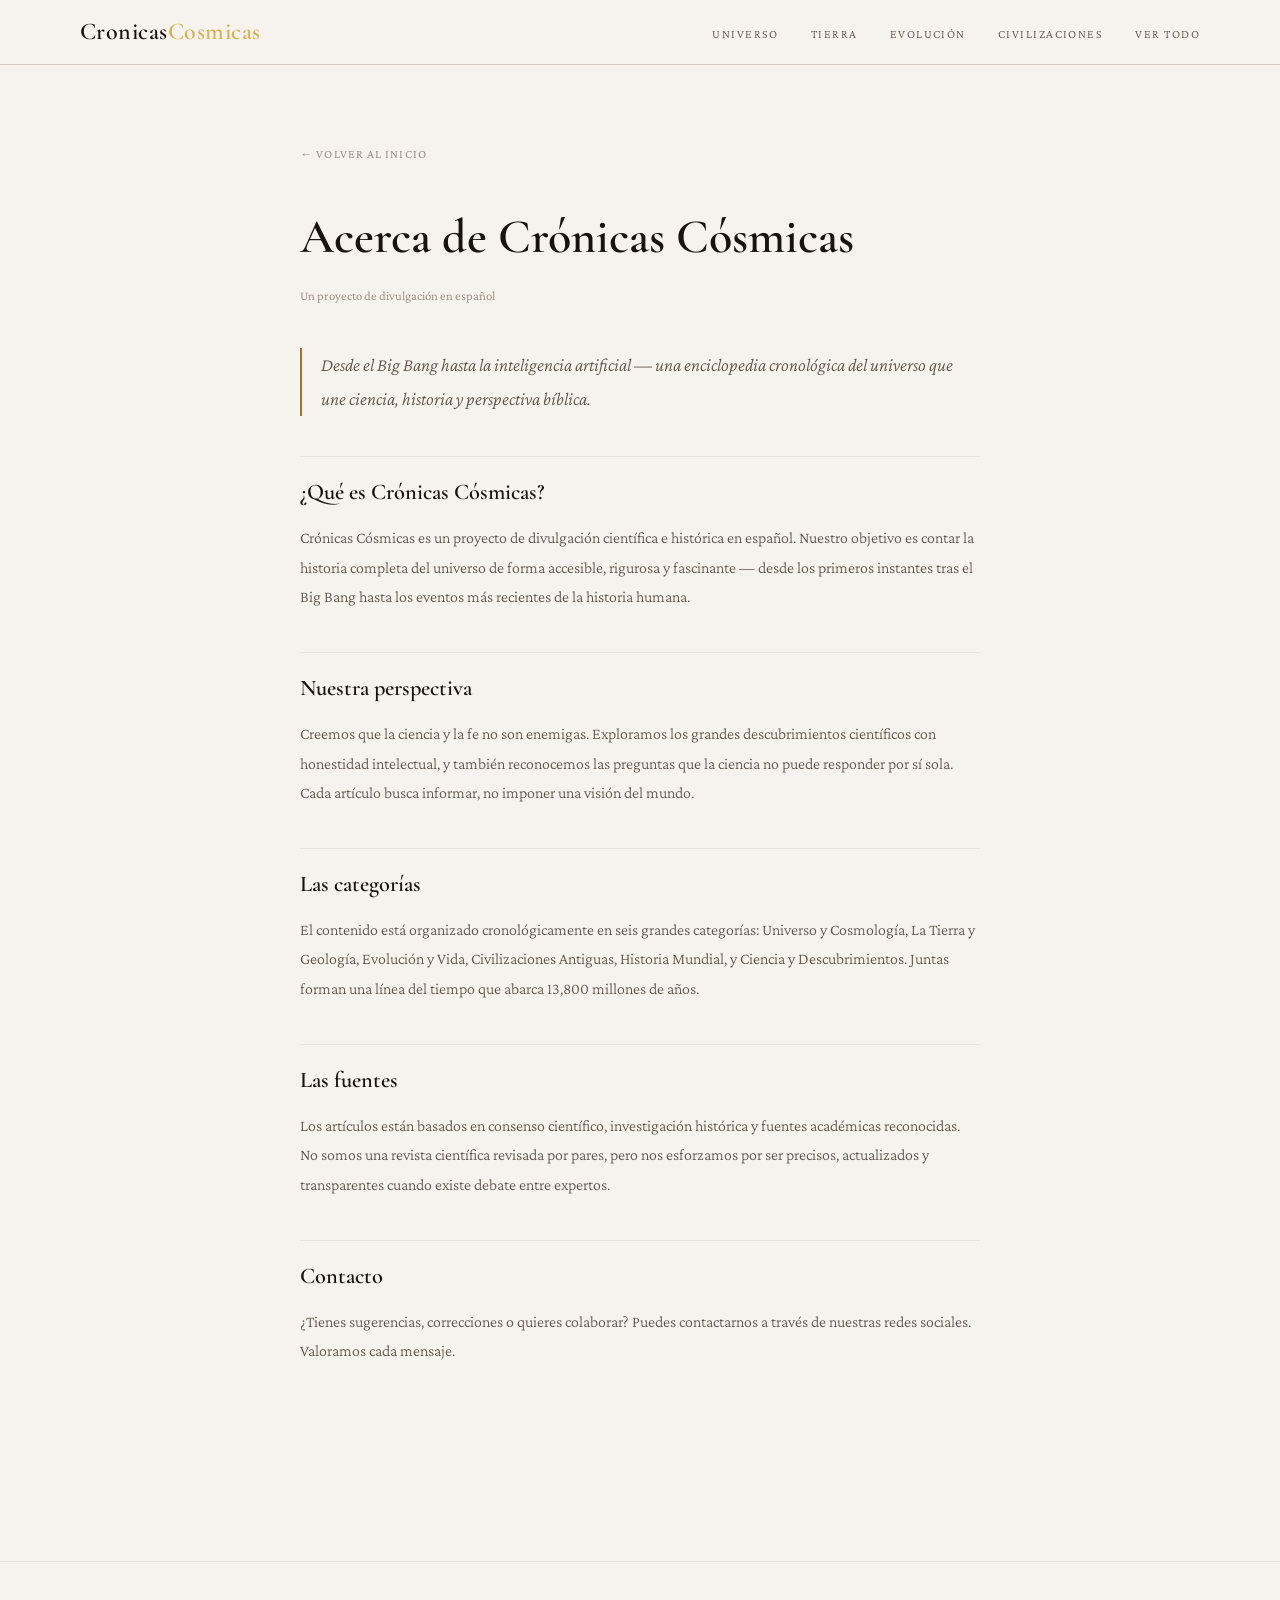
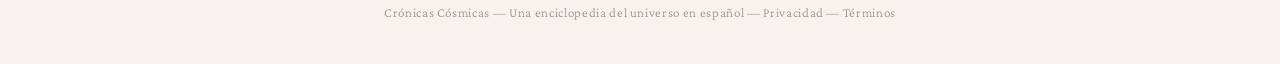
<file: acerca-de.html>
<!DOCTYPE html>
<html lang="es">
<head>
  <meta charset="UTF-8">
  <meta name="viewport" content="width=device-width, initial-scale=1.0">
  <title>Acerca de — Crónicas Cósmicas</title>
  <meta name="description" content="Crónicas Cósmicas es una enciclopedia cronológica del universo que une ciencia, historia y perspectiva bíblica en español.">
  <meta name="robots" content="index, follow">
  <link rel="canonical" href="https://cronicascosmicas.com/acerca-de.html">
  <link rel="icon" href="/favicon.ico">
  <link rel="icon" type="image/png" sizes="32x32" href="/favicon-32x32.png">
  <link rel="apple-touch-icon" sizes="180x180" href="/apple-touch-icon.png">
  <link rel="stylesheet" href="css/style.css">
  <style>
    .policy-container { max-width: 760px; margin: 0 auto; padding: calc(var(--header-h) + 3rem) clamp(1.2rem, 6vw, 2.5rem) clamp(3rem, 8vw, 6rem); }
    .policy-title { font-family: var(--font-display); font-size: clamp(2rem, 5vw, 3rem); font-weight: 600; color: var(--text-primary); margin-bottom: 0.5rem; }
    .policy-date { font-size: 0.8rem; color: var(--text-muted); margin-bottom: 2.5rem; display: block; }
    .policy-body h2 { font-family: var(--font-display); font-size: 1.4rem; font-weight: 600; color: var(--text-primary); margin: 2.5rem 0 0.75rem; padding-top: 1rem; border-top: 1px solid var(--border-soft); }
    .policy-body p { font-size: 1rem; font-weight: 300; line-height: 1.85; margin-bottom: 1.2rem; color: var(--text-secondary); }
    .policy-body .lead { font-size: 1.15rem; color: var(--text-secondary); font-style: italic; border-left: 2px solid var(--accent-gold); padding-left: 1.2rem; margin-bottom: 2rem; }
    .back-link { display: inline-flex; align-items: center; gap: 0.45rem; color: var(--text-muted); font-size: 0.76rem; letter-spacing: 0.09em; text-transform: uppercase; margin-bottom: 2rem; transition: color 0.2s; }
    .back-link:hover { color: var(--accent-gold); }
  </style>
</head>
<body>

  <header class="site-header scrolled" id="siteHeader">
    <div class="header-inner">
      <a href="index.html" class="site-logo">Cronicas<span>Cosmicas</span></a>
      <nav>
        <ul class="header-nav" id="headerNav">
          <li><a href="index.html">Universo</a></li>
          <li><a href="index.html">Tierra</a></li>
          <li><a href="index.html">Evolución</a></li>
          <li><a href="index.html">Civilizaciones</a></li>
          <li><a href="index.html">Ver todo</a></li>
        </ul>
      </nav>
      <button class="nav-toggle" id="navToggle" aria-label="Abrir menú">
        <span></span><span></span><span></span>
      </button>
    </div>
  </header>

  <div class="policy-container">
    <a class="back-link" href="index.html">&#8592; Volver al inicio</a>
    <h1 class="policy-title">Acerca de Crónicas Cósmicas</h1>
    <span class="policy-date">Un proyecto de divulgación en español</span>

    <div class="policy-body">
      <p class="lead">Desde el Big Bang hasta la inteligencia artificial — una enciclopedia cronológica del universo que une ciencia, historia y perspectiva bíblica.</p>

      <h2>¿Qué es Crónicas Cósmicas?</h2>
      <p>Crónicas Cósmicas es un proyecto de divulgación científica e histórica en español. Nuestro objetivo es contar la historia completa del universo de forma accesible, rigurosa y fascinante — desde los primeros instantes tras el Big Bang hasta los eventos más recientes de la historia humana.</p>

      <h2>Nuestra perspectiva</h2>
      <p>Creemos que la ciencia y la fe no son enemigas. Exploramos los grandes descubrimientos científicos con honestidad intelectual, y también reconocemos las preguntas que la ciencia no puede responder por sí sola. Cada artículo busca informar, no imponer una visión del mundo.</p>

      <h2>Las categorías</h2>
      <p>El contenido está organizado cronológicamente en seis grandes categorías: Universo y Cosmología, La Tierra y Geología, Evolución y Vida, Civilizaciones Antiguas, Historia Mundial, y Ciencia y Descubrimientos. Juntas forman una línea del tiempo que abarca 13,800 millones de años.</p>

      <h2>Las fuentes</h2>
      <p>Los artículos están basados en consenso científico, investigación histórica y fuentes académicas reconocidas. No somos una revista científica revisada por pares, pero nos esforzamos por ser precisos, actualizados y transparentes cuando existe debate entre expertos.</p>

      <h2>Contacto</h2>
      <p>¿Tienes sugerencias, correcciones o quieres colaborar? Puedes contactarnos a través de nuestras redes sociales. Valoramos cada mensaje.</p>
    </div>
  </div>

  <footer class="site-footer">
    <p>Crónicas Cósmicas &mdash; Una enciclopedia del universo en español &mdash; <a href="politica-privacidad.html" style="color:inherit;">Privacidad</a> &mdash; <a href="terminos-de-uso.html" style="color:inherit;">Términos</a></p>
  </footer>

  <script>
    document.getElementById('navToggle').addEventListener('click', function(){
      document.getElementById('headerNav').classList.toggle('open');
    });
  </script>
</body>
</html>
</file>
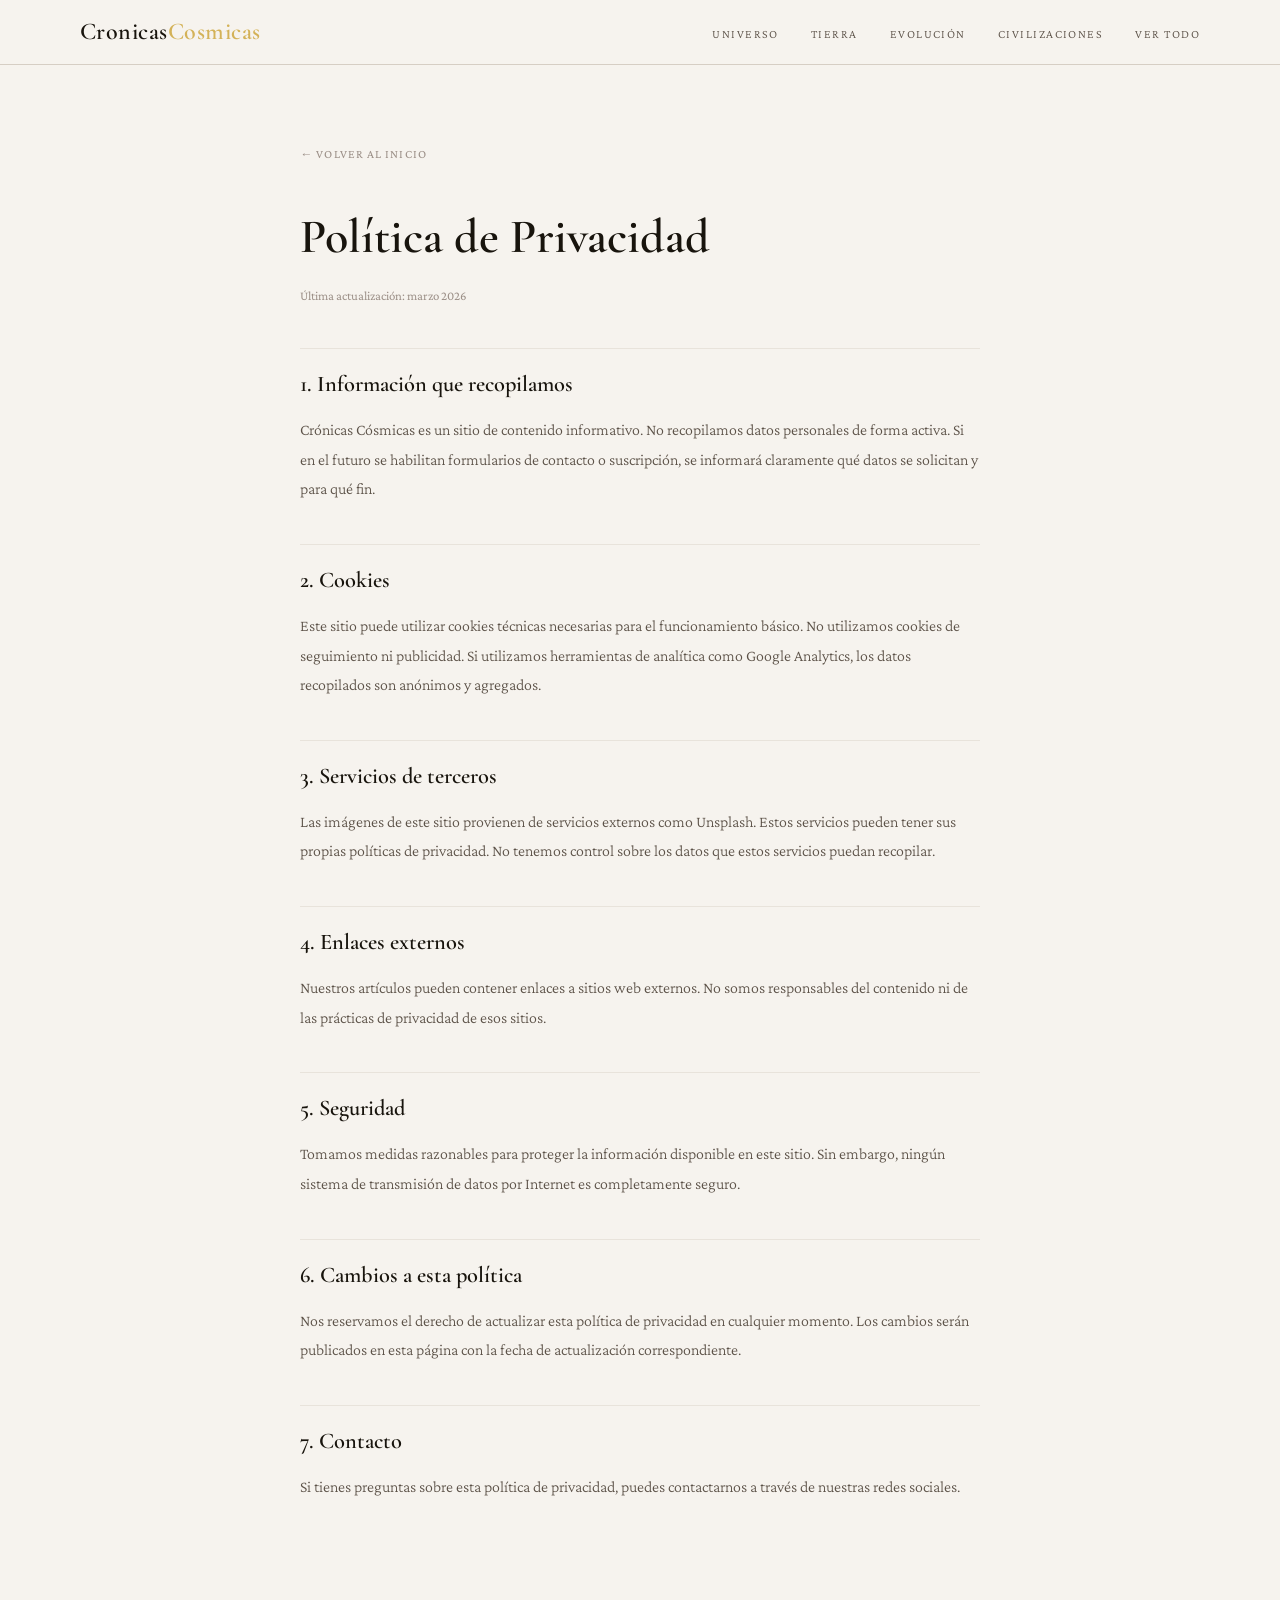
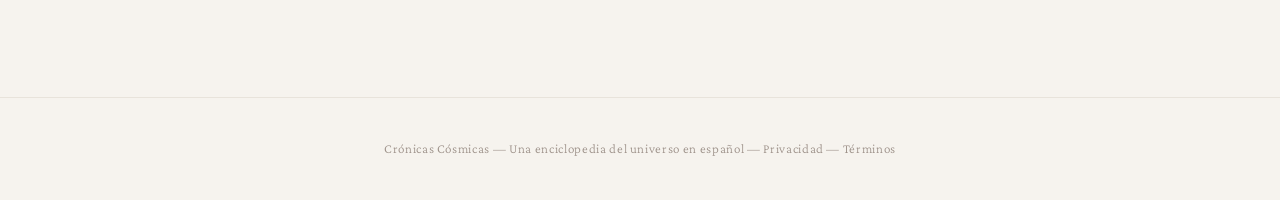
<file: politica-privacidad.html>
<!DOCTYPE html>
<html lang="es">
<head>
  <meta charset="UTF-8">
  <meta name="viewport" content="width=device-width, initial-scale=1.0">
  <title>Política de Privacidad — Crónicas Cósmicas</title>
  <meta name="description" content="Política de privacidad de Crónicas Cósmicas. Información sobre cómo recopilamos y usamos tus datos.">
  <meta name="robots" content="index, follow">
  <link rel="canonical" href="https://cronicascosmicas.com/politica-privacidad.html">
  <link rel="icon" href="/favicon.ico">
  <link rel="icon" type="image/png" sizes="32x32" href="/favicon-32x32.png">
  <link rel="apple-touch-icon" sizes="180x180" href="/apple-touch-icon.png">
  <link rel="stylesheet" href="css/style.css">
  <style>
    .policy-container {
      max-width: 760px;
      margin: 0 auto;
      padding: calc(var(--header-h) + 3rem) clamp(1.2rem, 6vw, 2.5rem) clamp(3rem, 8vw, 6rem);
    }
    .policy-title {
      font-family: var(--font-display);
      font-size: clamp(2rem, 5vw, 3rem);
      font-weight: 600;
      color: var(--text-primary);
      margin-bottom: 0.5rem;
    }
    .policy-date {
      font-size: 0.8rem;
      color: var(--text-muted);
      margin-bottom: 2.5rem;
      display: block;
    }
    .policy-body h2 {
      font-family: var(--font-display);
      font-size: 1.4rem;
      font-weight: 600;
      color: var(--text-primary);
      margin: 2.5rem 0 0.75rem;
      padding-top: 1rem;
      border-top: 1px solid var(--border-soft);
    }
    .policy-body p { font-size: 1rem; font-weight: 300; line-height: 1.85; margin-bottom: 1.2rem; color: var(--text-secondary); }
    .back-link {
      display: inline-flex;
      align-items: center;
      gap: 0.45rem;
      color: var(--text-muted);
      font-size: 0.76rem;
      letter-spacing: 0.09em;
      text-transform: uppercase;
      margin-bottom: 2rem;
      transition: color 0.2s;
    }
    .back-link:hover { color: var(--accent-gold); }
  </style>
</head>
<body>

  <header class="site-header scrolled" id="siteHeader">
    <div class="header-inner">
      <a href="index.html" class="site-logo">Cronicas<span>Cosmicas</span></a>
      <nav>
        <ul class="header-nav" id="headerNav">
          <li><a href="index.html">Universo</a></li>
          <li><a href="index.html">Tierra</a></li>
          <li><a href="index.html">Evolución</a></li>
          <li><a href="index.html">Civilizaciones</a></li>
          <li><a href="index.html">Ver todo</a></li>
        </ul>
      </nav>
      <button class="nav-toggle" id="navToggle" aria-label="Abrir menú">
        <span></span><span></span><span></span>
      </button>
    </div>
  </header>

  <div class="policy-container">
    <a class="back-link" href="index.html">&#8592; Volver al inicio</a>
    <h1 class="policy-title">Política de Privacidad</h1>
    <span class="policy-date">Última actualización: marzo 2026</span>

    <div class="policy-body">
      <h2>1. Información que recopilamos</h2>
      <p>Crónicas Cósmicas es un sitio de contenido informativo. No recopilamos datos personales de forma activa. Si en el futuro se habilitan formularios de contacto o suscripción, se informará claramente qué datos se solicitan y para qué fin.</p>

      <h2>2. Cookies</h2>
      <p>Este sitio puede utilizar cookies técnicas necesarias para el funcionamiento básico. No utilizamos cookies de seguimiento ni publicidad. Si utilizamos herramientas de analítica como Google Analytics, los datos recopilados son anónimos y agregados.</p>

      <h2>3. Servicios de terceros</h2>
      <p>Las imágenes de este sitio provienen de servicios externos como Unsplash. Estos servicios pueden tener sus propias políticas de privacidad. No tenemos control sobre los datos que estos servicios puedan recopilar.</p>

      <h2>4. Enlaces externos</h2>
      <p>Nuestros artículos pueden contener enlaces a sitios web externos. No somos responsables del contenido ni de las prácticas de privacidad de esos sitios.</p>

      <h2>5. Seguridad</h2>
      <p>Tomamos medidas razonables para proteger la información disponible en este sitio. Sin embargo, ningún sistema de transmisión de datos por Internet es completamente seguro.</p>

      <h2>6. Cambios a esta política</h2>
      <p>Nos reservamos el derecho de actualizar esta política de privacidad en cualquier momento. Los cambios serán publicados en esta página con la fecha de actualización correspondiente.</p>

      <h2>7. Contacto</h2>
      <p>Si tienes preguntas sobre esta política de privacidad, puedes contactarnos a través de nuestras redes sociales.</p>
    </div>
  </div>

  <footer class="site-footer">
    <p>Crónicas Cósmicas &mdash; Una enciclopedia del universo en español &mdash; <a href="politica-privacidad.html" style="color:inherit;">Privacidad</a> &mdash; <a href="terminos-de-uso.html" style="color:inherit;">Términos</a></p>
  </footer>

  <script>
    document.getElementById('navToggle').addEventListener('click', function(){
      document.getElementById('headerNav').classList.toggle('open');
    });
  </script>
</body>
</html>
</file>
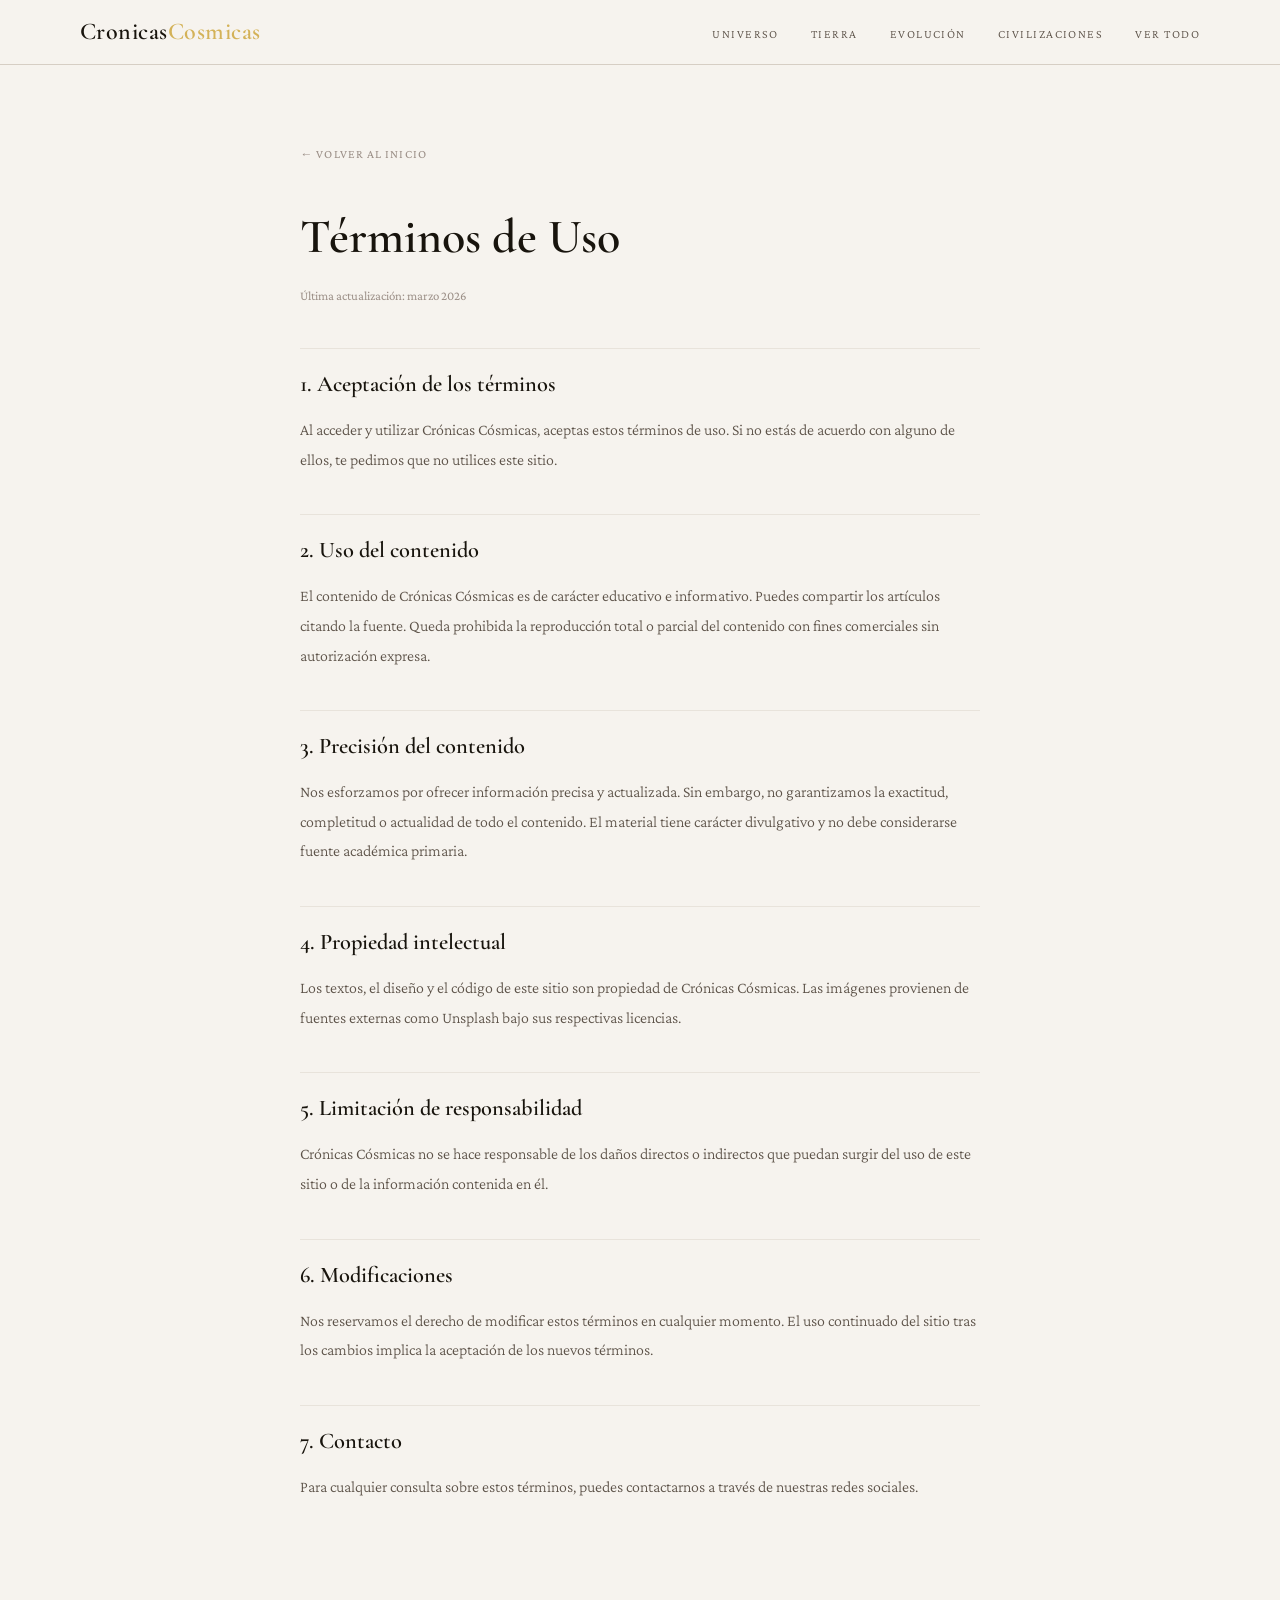
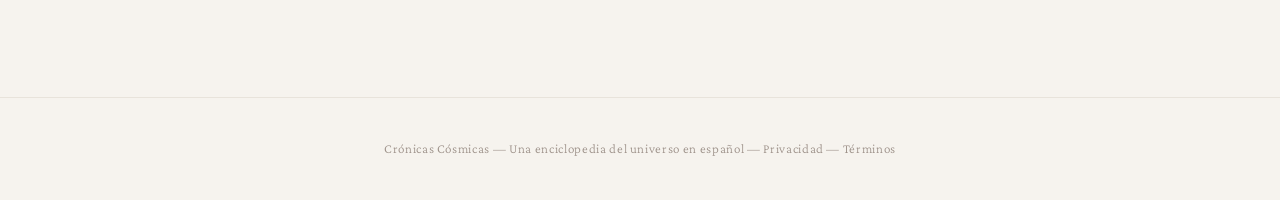
<file: terminos-de-uso.html>
<!DOCTYPE html>
<html lang="es">
<head>
  <meta charset="UTF-8">
  <meta name="viewport" content="width=device-width, initial-scale=1.0">
  <title>Términos de Uso — Crónicas Cósmicas</title>
  <meta name="description" content="Términos y condiciones de uso de Crónicas Cósmicas.">
  <meta name="robots" content="index, follow">
  <link rel="canonical" href="https://cronicascosmicas.com/terminos-de-uso.html">
  <link rel="icon" href="/favicon.ico">
  <link rel="icon" type="image/png" sizes="32x32" href="/favicon-32x32.png">
  <link rel="apple-touch-icon" sizes="180x180" href="/apple-touch-icon.png">
  <link rel="stylesheet" href="css/style.css">
  <style>
    .policy-container { max-width: 760px; margin: 0 auto; padding: calc(var(--header-h) + 3rem) clamp(1.2rem, 6vw, 2.5rem) clamp(3rem, 8vw, 6rem); }
    .policy-title { font-family: var(--font-display); font-size: clamp(2rem, 5vw, 3rem); font-weight: 600; color: var(--text-primary); margin-bottom: 0.5rem; }
    .policy-date { font-size: 0.8rem; color: var(--text-muted); margin-bottom: 2.5rem; display: block; }
    .policy-body h2 { font-family: var(--font-display); font-size: 1.4rem; font-weight: 600; color: var(--text-primary); margin: 2.5rem 0 0.75rem; padding-top: 1rem; border-top: 1px solid var(--border-soft); }
    .policy-body p { font-size: 1rem; font-weight: 300; line-height: 1.85; margin-bottom: 1.2rem; color: var(--text-secondary); }
    .back-link { display: inline-flex; align-items: center; gap: 0.45rem; color: var(--text-muted); font-size: 0.76rem; letter-spacing: 0.09em; text-transform: uppercase; margin-bottom: 2rem; transition: color 0.2s; }
    .back-link:hover { color: var(--accent-gold); }
  </style>
</head>
<body>

  <header class="site-header scrolled" id="siteHeader">
    <div class="header-inner">
      <a href="index.html" class="site-logo">Cronicas<span>Cosmicas</span></a>
      <nav>
        <ul class="header-nav" id="headerNav">
          <li><a href="index.html">Universo</a></li>
          <li><a href="index.html">Tierra</a></li>
          <li><a href="index.html">Evolución</a></li>
          <li><a href="index.html">Civilizaciones</a></li>
          <li><a href="index.html">Ver todo</a></li>
        </ul>
      </nav>
      <button class="nav-toggle" id="navToggle" aria-label="Abrir menú">
        <span></span><span></span><span></span>
      </button>
    </div>
  </header>

  <div class="policy-container">
    <a class="back-link" href="index.html">&#8592; Volver al inicio</a>
    <h1 class="policy-title">Términos de Uso</h1>
    <span class="policy-date">Última actualización: marzo 2026</span>

    <div class="policy-body">
      <h2>1. Aceptación de los términos</h2>
      <p>Al acceder y utilizar Crónicas Cósmicas, aceptas estos términos de uso. Si no estás de acuerdo con alguno de ellos, te pedimos que no utilices este sitio.</p>

      <h2>2. Uso del contenido</h2>
      <p>El contenido de Crónicas Cósmicas es de carácter educativo e informativo. Puedes compartir los artículos citando la fuente. Queda prohibida la reproducción total o parcial del contenido con fines comerciales sin autorización expresa.</p>

      <h2>3. Precisión del contenido</h2>
      <p>Nos esforzamos por ofrecer información precisa y actualizada. Sin embargo, no garantizamos la exactitud, completitud o actualidad de todo el contenido. El material tiene carácter divulgativo y no debe considerarse fuente académica primaria.</p>

      <h2>4. Propiedad intelectual</h2>
      <p>Los textos, el diseño y el código de este sitio son propiedad de Crónicas Cósmicas. Las imágenes provienen de fuentes externas como Unsplash bajo sus respectivas licencias.</p>

      <h2>5. Limitación de responsabilidad</h2>
      <p>Crónicas Cósmicas no se hace responsable de los daños directos o indirectos que puedan surgir del uso de este sitio o de la información contenida en él.</p>

      <h2>6. Modificaciones</h2>
      <p>Nos reservamos el derecho de modificar estos términos en cualquier momento. El uso continuado del sitio tras los cambios implica la aceptación de los nuevos términos.</p>

      <h2>7. Contacto</h2>
      <p>Para cualquier consulta sobre estos términos, puedes contactarnos a través de nuestras redes sociales.</p>
    </div>
  </div>

  <footer class="site-footer">
    <p>Crónicas Cósmicas &mdash; Una enciclopedia del universo en español &mdash; <a href="politica-privacidad.html" style="color:inherit;">Privacidad</a> &mdash; <a href="terminos-de-uso.html" style="color:inherit;">Términos</a></p>
  </footer>

  <script>
    document.getElementById('navToggle').addEventListener('click', function(){
      document.getElementById('headerNav').classList.toggle('open');
    });
  </script>
</body>
</html>
</file>
<file: css/style.css>
@import url('https://fonts.googleapis.com/css2?family=Cormorant+Garamond:ital,wght@0,300;0,400;0,600;0,700;1,300;1,400&family=Crimson+Pro:ital,wght@0,300;0,400;0,600;1,300;1,400&display=swap');

*, *::before, *::after { box-sizing: border-box; margin: 0; padding: 0; }

:root {
  --bg-base:        #f6f3ee;
  --bg-surface:     #edeae3;
  --bg-card:        #ffffff;
  --border:         #d6cec4;
  --border-soft:    #e8e3db;
  --text-primary:   #18140d;
  --text-secondary: #5c5248;
  --text-muted:     #9c9088;
  --accent-gold:    #9e7228;
  --accent-blue:    #1a5fa8;
  --font-display:   'Cormorant Garamond', Georgia, serif;
  --font-body:      'Crimson Pro', Georgia, serif;
  --radius:         3px;
  --max-width:      1200px;
  --header-h:       64px;
}

html { scroll-behavior: smooth; }

body {
  background-color: var(--bg-base);
  color: var(--text-primary);
  font-family: var(--font-body);
  font-size: 18px;
  line-height: 1.7;
  -webkit-font-smoothing: antialiased;
  overflow-x: hidden;
}

a { color: inherit; text-decoration: none; }
img { display: block; max-width: 100%; }

/* ══ HEADER ══ */
.site-header {
  position: fixed;
  top: 0; left: 0; right: 0;
  z-index: 300;
  height: var(--header-h);
  transition: background 0.35s, box-shadow 0.35s;
}
.site-header.scrolled {
  background: rgba(246, 243, 238, 0.97);
  backdrop-filter: blur(16px);
  box-shadow: 0 1px 0 var(--border);
}

.header-inner {
  max-width: var(--max-width);
  margin: 0 auto;
  padding: 0 clamp(1rem, 4vw, 2.5rem);
  height: 100%;
  display: flex;
  align-items: center;
  justify-content: space-between;
  gap: 1rem;
}

.site-logo {
  font-family: var(--font-display);
  font-size: clamp(1.2rem, 3vw, 1.5rem);
  font-weight: 600;
  color: #ffffff;
  white-space: nowrap;
  flex-shrink: 0;
  transition: color 0.35s;
  letter-spacing: 0.02em;
}
.site-logo span { color: rgba(210, 175, 80, 0.95); }
.site-header.scrolled .site-logo { color: var(--text-primary); }

.header-nav {
  display: flex;
  gap: clamp(1rem, 2.5vw, 2.2rem);
  list-style: none;
}
.header-nav a {
  font-size: 0.76rem;
  font-weight: 300;
  letter-spacing: 0.12em;
  text-transform: uppercase;
  color: rgba(255, 255, 255, 0.75);
  transition: color 0.2s;
  white-space: nowrap;
}
.header-nav a:hover { color: rgba(210, 175, 80, 0.95); }
.site-header.scrolled .header-nav a { color: var(--text-secondary); }
.site-header.scrolled .header-nav a:hover { color: var(--accent-gold); }

.nav-toggle {
  display: none;
  flex-direction: column;
  gap: 5px;
  cursor: pointer;
  padding: 4px;
  background: none;
  border: none;
}
.nav-toggle span {
  display: block;
  width: 22px;
  height: 1.5px;
  background: #ffffff;
  transition: all 0.3s;
}
.site-header.scrolled .nav-toggle span { background: var(--text-primary); }

/* ══ HERO ══ */
.site-hero {
  min-height: 100vh;
  display: flex;
  flex-direction: column;
  align-items: center;
  justify-content: center;
  padding: var(--header-h) 0 0;
  position: relative;
  overflow: hidden;
  background: radial-gradient(ellipse at 30% 50%, #0d2d5e 0%, #07192e 50%, #030d1a 100%);
}

/* Starfield */
.hero-stars {
  position: absolute;
  inset: 0;
  pointer-events: none;
  z-index: 0;
}
.hero-stars::before,
.hero-stars::after {
  content: '';
  position: absolute;
  inset: 0;
}
.hero-stars::before {
  background-image:
    radial-gradient(1px 1px at  7% 11%, rgba(255,255,255,.7) 0%, transparent 100%),
    radial-gradient(1px 1px at 18% 35%, rgba(255,255,255,.45) 0%, transparent 100%),
    radial-gradient(1.5px 1.5px at 25% 18%, rgba(255,255,255,.8) 0%, transparent 100%),
    radial-gradient(1px 1px at 42%  8%, rgba(255,255,255,.55) 0%, transparent 100%),
    radial-gradient(1px 1px at 60% 22%, rgba(255,255,255,.4) 0%, transparent 100%),
    radial-gradient(1.5px 1.5px at 73% 14%, rgba(255,255,255,.7) 0%, transparent 100%),
    radial-gradient(1px 1px at 85% 32%, rgba(255,255,255,.5) 0%, transparent 100%),
    radial-gradient(1px 1px at 93% 55%, rgba(255,255,255,.65) 0%, transparent 100%),
    radial-gradient(1px 1px at 12% 65%, rgba(255,255,255,.4) 0%, transparent 100%),
    radial-gradient(1px 1px at 33% 72%, rgba(255,255,255,.35) 0%, transparent 100%),
    radial-gradient(1px 1px at 54% 60%, rgba(255,255,255,.5) 0%, transparent 100%),
    radial-gradient(1.5px 1.5px at 78% 70%, rgba(255,255,255,.6) 0%, transparent 100%),
    radial-gradient(1px 1px at  4% 82%, rgba(255,255,255,.45) 0%, transparent 100%),
    radial-gradient(1px 1px at 48% 88%, rgba(255,255,255,.55) 0%, transparent 100%),
    radial-gradient(1px 1px at 88% 88%, rgba(255,255,255,.4) 0%, transparent 100%);
}
.hero-stars::after {
  background-image:
    radial-gradient(1px 1px at 15% 25%, rgba(255,255,255,.3) 0%, transparent 100%),
    radial-gradient(1px 1px at 38% 44%, rgba(255,255,255,.25) 0%, transparent 100%),
    radial-gradient(1px 1px at 66% 38%, rgba(255,255,255,.35) 0%, transparent 100%),
    radial-gradient(1px 1px at 82% 15%, rgba(255,255,255,.28) 0%, transparent 100%),
    radial-gradient(1px 1px at 96%  8%, rgba(255,255,255,.4) 0%, transparent 100%),
    radial-gradient(1px 1px at  2% 48%, rgba(255,255,255,.3) 0%, transparent 100%),
    radial-gradient(1px 1px at 22% 92%, rgba(255,255,255,.35) 0%, transparent 100%),
    radial-gradient(1px 1px at 70% 95%, rgba(255,255,255,.25) 0%, transparent 100%);
}

/* Bottom fade to light */
.hero-bottom-fade {
  position: absolute;
  bottom: 0; left: 0; right: 0;
  height: 160px;
  background: linear-gradient(to bottom, transparent, var(--bg-base));
  pointer-events: none;
  z-index: 2;
}

/* ══ HERO LAYOUT ══ */
.hero-layout {
  position: relative;
  z-index: 1;
  width: 100%;
  max-width: var(--max-width);
  padding: clamp(2rem, 5vw, 4rem) clamp(1.5rem, 5vw, 3rem);
  display: grid;
  grid-template-columns: 1fr 1fr;
  align-items: center;
  gap: clamp(2rem, 5vw, 5rem);
  min-height: calc(100vh - var(--header-h));
  overflow: hidden;
}

/* ── Text side ── */
.hero-text {
  animation: heroFadeUp 1s ease both;
}
@keyframes heroFadeUp {
  from { opacity: 0; transform: translateY(28px); }
  to   { opacity: 1; transform: translateY(0); }
}

.hero-eyebrow {
  display: inline-block;
  font-size: 0.7rem;
  font-weight: 300;
  letter-spacing: 0.24em;
  text-transform: uppercase;
  color: rgba(210, 175, 80, 0.9);
  border: 1px solid rgba(210, 175, 80, 0.3);
  padding: 0.28rem 0.9rem;
  border-radius: var(--radius);
  margin-bottom: 1.6rem;
}

.hero-title {
  font-family: var(--font-display);
  font-size: clamp(2.6rem, 5vw, 4.8rem);
  font-weight: 300;
  line-height: 1.06;
  color: #ffffff;
  margin-bottom: 1.4rem;
  text-shadow: 0 2px 40px rgba(0,0,0,0.4);
}
.hero-title em {
  font-style: italic;
  color: rgba(215, 175, 70, 0.95);
}

.hero-description {
  font-size: clamp(1rem, 1.8vw, 1.12rem);
  font-weight: 300;
  color: rgba(255,255,255,0.55);
  max-width: 440px;
  line-height: 1.85;
  margin-bottom: 2.5rem;
}

.hero-cta {
  display: inline-flex;
  align-items: center;
  gap: 0.7rem;
  background: var(--accent-gold);
  color: #fff;
  font-family: var(--font-body);
  font-size: 0.8rem;
  font-weight: 600;
  letter-spacing: 0.12em;
  text-transform: uppercase;
  padding: 0.9rem 2.2rem;
  border-radius: var(--radius);
  border: none;
  cursor: pointer;
  transition: opacity 0.2s, transform 0.2s, box-shadow 0.2s;
  box-shadow: 0 4px 20px rgba(158, 114, 40, 0.35);
}
.hero-cta:hover {
  opacity: 0.9;
  transform: translateY(-2px);
  box-shadow: 0 8px 30px rgba(158, 114, 40, 0.45);
}

/* ── Globe ── */
.hero-globe-side {
  display: flex;
  align-items: center;
  justify-content: center;
  animation: heroFadeUp 1.2s ease 0.15s both;
}

/* Globe.gl inyecta su canvas con position:absolute internamente */
.globe-wrapper {
  width: min(95%, clamp(500px, 65vw, 820px));
  aspect-ratio: 1;
  position: relative;
  margin: 0 auto;
}
.globe-wrapper > div {
  position: absolute !important;
  top: 50% !important;
  left: 50% !important;
  transform: translate(-50%, -50%) !important;
}

/* Scroll hint */
.hero-scroll {
  position: absolute;
  bottom: clamp(2rem, 5vw, 3rem);
  left: 50%;
  transform: translateX(-50%);
  z-index: 3;
  display: flex;
  flex-direction: column;
  align-items: center;
  gap: 0.4rem;
  color: rgba(255,255,255,0.28);
  font-size: 0.6rem;
  letter-spacing: 0.2em;
  text-transform: uppercase;
  animation: scrollBounce 2.8s ease-in-out infinite;
}
@keyframes scrollBounce {
  0%, 100% { transform: translateX(-50%) translateY(0); }
  50%       { transform: translateX(-50%) translateY(8px); }
}
.hero-scroll-line {
  width: 1px;
  height: 28px;
  background: linear-gradient(to bottom, rgba(255,255,255,0.28), transparent);
}

/* ══ STATS BAR ══ */
.stats-bar {
  background: var(--bg-card);
  border-top: 1px solid var(--border);
  border-bottom: 1px solid var(--border);
  padding: clamp(1rem, 3vw, 1.75rem) clamp(1rem, 4vw, 2rem);
}
.stats-inner {
  max-width: var(--max-width);
  margin: 0 auto;
  display: flex;
  justify-content: center;
  gap: clamp(2rem, 8vw, 7rem);
  flex-wrap: wrap;
}
.stat-item { text-align: center; }
.stat-number {
  font-family: var(--font-display);
  font-size: clamp(1.6rem, 3vw, 2.4rem);
  font-weight: 600;
  color: var(--accent-gold);
  line-height: 1;
  display: block;
}
.stat-label {
  font-size: 0.7rem;
  font-weight: 300;
  letter-spacing: 0.12em;
  text-transform: uppercase;
  color: var(--text-muted);
  margin-top: 0.35rem;
  display: block;
}

/* ══ SEARCH BAR ══ */
.search-bar-wrapper {
  max-width: var(--max-width);
  margin: clamp(2.5rem, 5vw, 3.5rem) auto 0;
  padding: 0 clamp(1rem, 4vw, 2.5rem);
}
.search-box {
  position: relative;
  max-width: 420px;
}
.search-box input {
  width: 100%;
  background: var(--bg-card);
  border: 1px solid var(--border);
  color: var(--text-primary);
  font-family: var(--font-body);
  font-size: 0.96rem;
  padding: 0.68rem 1rem 0.68rem 2.6rem;
  border-radius: var(--radius);
  outline: none;
  transition: border-color 0.2s, box-shadow 0.2s;
}
.search-box input::placeholder { color: var(--text-muted); }
.search-box input:focus {
  border-color: var(--accent-blue);
  box-shadow: 0 0 0 3px rgba(26, 95, 168, 0.08);
}
.search-icon {
  position: absolute;
  left: 0.9rem;
  top: 50%;
  transform: translateY(-50%);
  color: var(--text-muted);
  font-size: 0.9rem;
  pointer-events: none;
}

/* ══ TABS ══ */
.tabs-wrapper {
  max-width: var(--max-width);
  margin: 1.25rem auto 0;
  padding: 0 clamp(1rem, 4vw, 2.5rem);
  border-bottom: 1px solid var(--border);
  overflow-x: auto;
  -webkit-overflow-scrolling: touch;
  scrollbar-width: none;
}
.tabs-wrapper::-webkit-scrollbar { display: none; }

.tabs {
  display: flex;
  gap: 0;
  white-space: nowrap;
  min-width: max-content;
}

.tab {
  background: none;
  border: none;
  border-bottom: 2px solid transparent;
  color: var(--text-muted);
  font-family: var(--font-body);
  font-size: 0.84rem;
  font-weight: 300;
  letter-spacing: 0.06em;
  padding: 0.9rem 1.4rem;
  cursor: pointer;
  transition: color 0.2s, border-color 0.2s;
  white-space: nowrap;
  margin-bottom: -1px;
}
.tab:hover { color: var(--text-primary); }
.tab.active {
  color: var(--accent-gold);
  border-bottom-color: var(--accent-gold);
  font-weight: 600;
}

/* ══ RESULTS INFO ══ */
.results-info {
  max-width: var(--max-width);
  margin: 0.9rem auto 0;
  padding: 0 clamp(1rem, 4vw, 2.5rem);
  font-size: 0.8rem;
  color: var(--text-muted);
  font-weight: 300;
  letter-spacing: 0.04em;
}

/* ══ ARTICLES GRID ══ */
.articles-grid {
  max-width: var(--max-width);
  margin: 1.25rem auto 0;
  padding: 0 clamp(1rem, 4vw, 2.5rem);
  display: grid;
  grid-template-columns: repeat(auto-fill, minmax(min(100%, 290px), 1fr));
  gap: 1px;
  background: var(--border-soft);
  border: 1px solid var(--border-soft);
}

.article-card {
  background: var(--bg-card);
  display: flex;
  flex-direction: column;
  cursor: pointer;
  transition: background 0.22s;
  animation: fadeUp 0.4s ease both;
}
.article-card:hover { background: var(--bg-surface); }

@keyframes fadeUp {
  from { opacity: 0; transform: translateY(12px); }
  to   { opacity: 1; transform: translateY(0); }
}
.article-card:nth-child(1) { animation-delay: 0.04s; }
.article-card:nth-child(2) { animation-delay: 0.09s; }
.article-card:nth-child(3) { animation-delay: 0.14s; }
.article-card:nth-child(4) { animation-delay: 0.19s; }
.article-card:nth-child(5) { animation-delay: 0.24s; }
.article-card:nth-child(6) { animation-delay: 0.29s; }

.card-image-wrapper { overflow: hidden; position: relative; }
.card-image {
  width: 100%;
  aspect-ratio: 16/9;
  object-fit: cover;
  opacity: 0.88;
  transition: opacity 0.35s, transform 0.45s;
}
.article-card:hover .card-image { opacity: 1; transform: scale(1.04); }

.card-category {
  position: absolute;
  top: 0.75rem; left: 0.75rem;
  background: rgba(246, 243, 238, 0.94);
  border: 1px solid var(--border);
  color: var(--accent-gold);
  font-size: 0.66rem;
  font-weight: 400;
  letter-spacing: 0.1em;
  text-transform: uppercase;
  padding: 0.2rem 0.55rem;
  border-radius: var(--radius);
}

.card-body {
  padding: clamp(1rem, 3vw, 1.4rem) clamp(1rem, 3vw, 1.5rem) clamp(1.1rem, 3vw, 1.4rem);
  display: flex;
  flex-direction: column;
  flex: 1;
}
.card-title {
  font-family: var(--font-display);
  font-size: clamp(1.1rem, 2vw, 1.28rem);
  font-weight: 600;
  line-height: 1.22;
  color: var(--text-primary);
  margin-bottom: 0.55rem;
  transition: color 0.2s;
}
.article-card:hover .card-title { color: var(--accent-gold); }

.card-excerpt {
  font-size: 0.91rem;
  font-weight: 300;
  color: var(--text-secondary);
  line-height: 1.65;
  flex: 1;
}
.card-footer {
  margin-top: 1rem;
  display: flex;
  align-items: center;
  justify-content: space-between;
}
.card-date  { font-size: 0.73rem; color: var(--text-muted); font-weight: 300; }
.card-read  { font-size: 0.71rem; color: var(--accent-blue); letter-spacing: 0.07em; text-transform: uppercase; }

/* ══ PAGINATION ══ */
.pagination {
  max-width: var(--max-width);
  margin: 3rem auto;
  padding: 0 clamp(1rem, 4vw, 2.5rem);
  display: flex;
  align-items: center;
  justify-content: center;
  gap: 0.35rem;
  flex-wrap: wrap;
}
.page-btn {
  min-width: 38px;
  height: 38px;
  display: flex;
  align-items: center;
  justify-content: center;
  background: var(--bg-card);
  border: 1px solid var(--border);
  color: var(--text-secondary);
  font-family: var(--font-body);
  font-size: 0.9rem;
  cursor: pointer;
  border-radius: var(--radius);
  transition: all 0.2s;
  padding: 0 0.75rem;
}
.page-btn:hover { border-color: var(--accent-gold); color: var(--accent-gold); }
.page-btn.active { background: var(--accent-gold); border-color: var(--accent-gold); color: #fff; font-weight: 600; }
.page-btn:disabled { opacity: 0.3; cursor: not-allowed; }

/* ══ LOADING / EMPTY ══ */
.loading, .empty-state {
  padding: 4rem 2rem;
  text-align: center;
  color: var(--text-muted);
  font-size: 1rem;
  font-weight: 300;
  letter-spacing: 0.06em;
  width: 100%;
  background: var(--bg-card);
  grid-column: 1 / -1;
}

/* ══ FOOTER ══ */
.site-footer {
  margin-top: 5rem;
  border-top: 1px solid var(--border-soft);
  padding: clamp(1.5rem, 4vw, 2.5rem) clamp(1rem, 4vw, 2rem);
  text-align: center;
  color: var(--text-muted);
  font-size: 0.82rem;
  font-weight: 300;
  letter-spacing: 0.05em;
}

/* ══ ARTICLE PAGE ══ */
.article-hero {
  width: 100%;
  height: clamp(220px, 40vw, 460px);
  overflow: hidden;
  position: relative;
}
.article-hero img {
  width: 100%;
  height: 100%;
  object-fit: cover;
  opacity: 0.65;
}
.article-hero::after {
  content: '';
  position: absolute;
  inset: 0;
  background: linear-gradient(to bottom, transparent 20%, var(--bg-base) 100%);
}
.article-container {
  max-width: 780px;
  margin: 0 auto;
  padding: 0 clamp(1rem, 5vw, 2rem) clamp(3rem, 8vw, 5rem);
}
.article-meta {
  display: flex;
  align-items: center;
  gap: 0.75rem;
  margin-top: 2rem;
  margin-bottom: 1.25rem;
  flex-wrap: wrap;
}
.meta-category {
  color: var(--accent-gold);
  font-size: 0.72rem;
  font-weight: 300;
  letter-spacing: 0.14em;
  text-transform: uppercase;
  border: 1px solid rgba(158,114,40,0.35);
  padding: 0.22rem 0.65rem;
  border-radius: var(--radius);
}
.meta-date { color: var(--text-muted); font-size: 0.82rem; font-weight: 300; }
.article-title {
  font-family: var(--font-display);
  font-size: clamp(1.8rem, 4.5vw, 3.2rem);
  font-weight: 600;
  line-height: 1.12;
  color: var(--text-primary);
  margin-bottom: 1.25rem;
}
.article-lead {
  font-size: clamp(1.05rem, 2.5vw, 1.2rem);
  font-weight: 300;
  color: var(--text-secondary);
  line-height: 1.82;
  margin-bottom: 2.5rem;
  padding-bottom: 2rem;
  border-bottom: 1px solid var(--border-soft);
}
.article-body { font-size: clamp(1rem, 2vw, 1.05rem); font-weight: 300; line-height: 1.9; }
.article-body h2 {
  font-family: var(--font-display);
  font-size: clamp(1.5rem, 3vw, 1.9rem);
  font-weight: 600;
  color: var(--text-primary);
  margin: 2.5rem 0 1rem;
  padding-top: 1rem;
  border-top: 1px solid var(--border-soft);
}
.article-body h3 {
  font-family: var(--font-display);
  font-size: clamp(1.2rem, 2.5vw, 1.4rem);
  font-weight: 600;
  color: var(--accent-gold);
  margin: 2rem 0 0.75rem;
}
.article-body p { margin-bottom: 1.4rem; }
.article-body blockquote {
  border-left: 2px solid var(--accent-gold);
  margin: 2rem 0;
  padding: 1rem clamp(1rem, 3vw, 1.5rem);
  background: var(--bg-surface);
  font-style: italic;
  font-size: 1.08rem;
  color: var(--text-secondary);
}
.article-body strong { color: var(--text-primary); font-weight: 600; }
.back-link {
  display: inline-flex;
  align-items: center;
  gap: 0.5rem;
  color: var(--text-muted);
  font-size: 0.8rem;
  letter-spacing: 0.07em;
  text-transform: uppercase;
  margin: 2rem 0;
  transition: color 0.2s;
}
.back-link:hover { color: var(--accent-gold); }

/* ══ RESPONSIVE ══ */

/* Tablet grande */
@media (max-width: 1024px) {
  .hero-layout {
    grid-template-columns: 1fr 1fr;
    gap: clamp(1.5rem, 4vw, 3rem);
  }
  .globe-wrapper {
    width: min(95%, clamp(300px, 44vw, 500px));
  }
}

/* Tablet */
@media (max-width: 820px) {
  .hero-layout {
    grid-template-columns: 1fr;
    grid-template-rows: auto auto;
    text-align: center;
    padding: clamp(2rem, 5vw, 3.5rem) clamp(1.5rem, 5vw, 2.5rem) 5rem;
    min-height: auto;
    padding-top: calc(var(--header-h) + 2rem);
  }
  .hero-globe-side {
    order: -1;
    width: 100%;
    display: flex;
    justify-content: center;
    align-items: center;
  }
  .globe-wrapper {
    width: min(80%, clamp(260px, 58vw, 420px));
    margin: 0 auto;
  }
  .hero-description { margin: 0 auto 2.5rem; }
  .hero-text { display: flex; flex-direction: column; align-items: center; }
}

/* Mobile */
@media (max-width: 640px) {
  .header-nav { display: none; }
  .header-nav.open {
    display: flex;
    flex-direction: column;
    gap: 0;
    position: fixed;
    top: var(--header-h);
    left: 0; right: 0;
    background: rgba(246, 243, 238, 0.98);
    backdrop-filter: blur(16px);
    border-bottom: 1px solid var(--border);
    padding: 0.5rem 0 1rem;
    z-index: 299;
  }
  .header-nav.open li a {
    display: block;
    padding: 0.75rem clamp(1rem, 4vw, 2rem);
    font-size: 0.88rem;
    border-bottom: 1px solid var(--border-soft);
    color: var(--text-secondary) !important;
  }
  .nav-toggle { display: flex; }
  .articles-grid { grid-template-columns: 1fr; }
  .stats-inner { gap: 1.5rem; }
  .hero-globe-side {
    width: 100%;
    display: flex;
    justify-content: center;
    padding: 0;
  }
  .globe-wrapper {
    width: clamp(260px, 78vw, 340px);
    margin: 0 auto;
  }
}

@media (max-width: 380px) {
  .hero-title { font-size: 2.1rem; }
  .tab { font-size: 0.78rem; padding: 0.8rem 1rem; }
}
</file>
